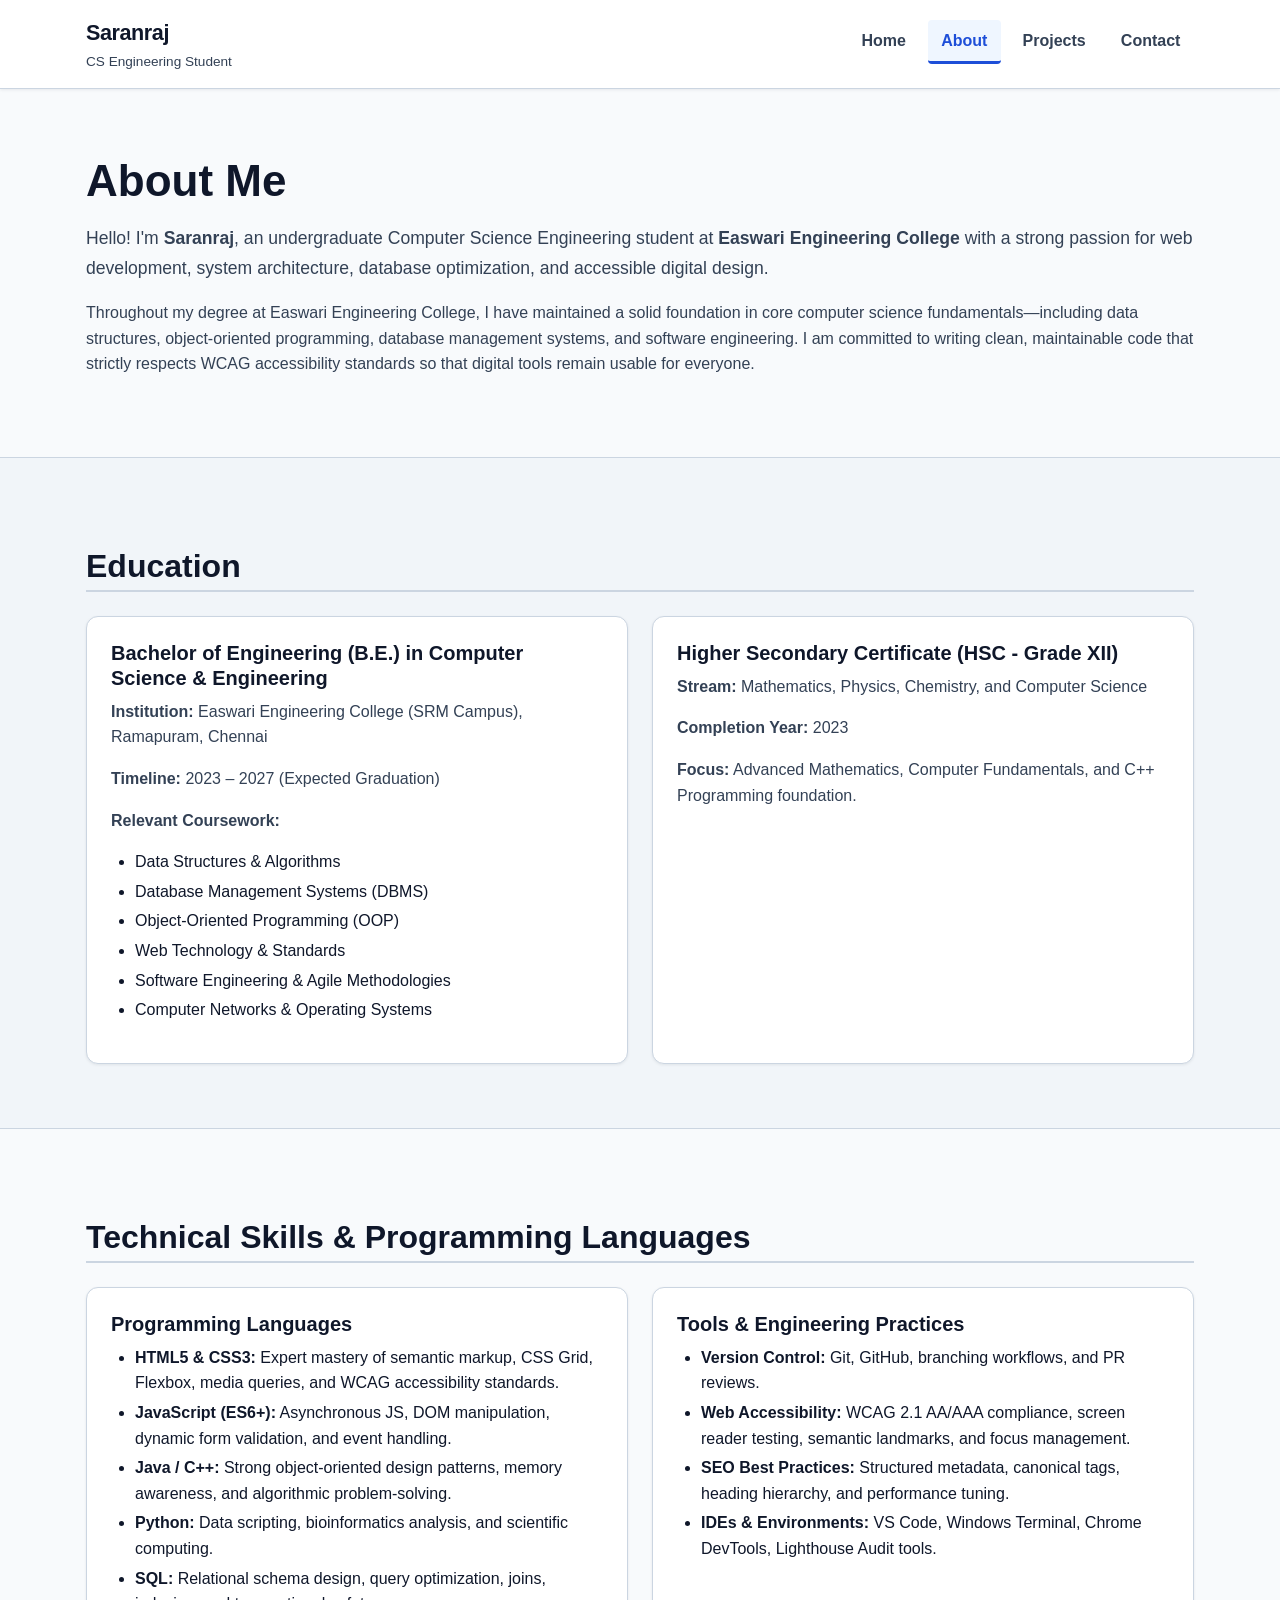
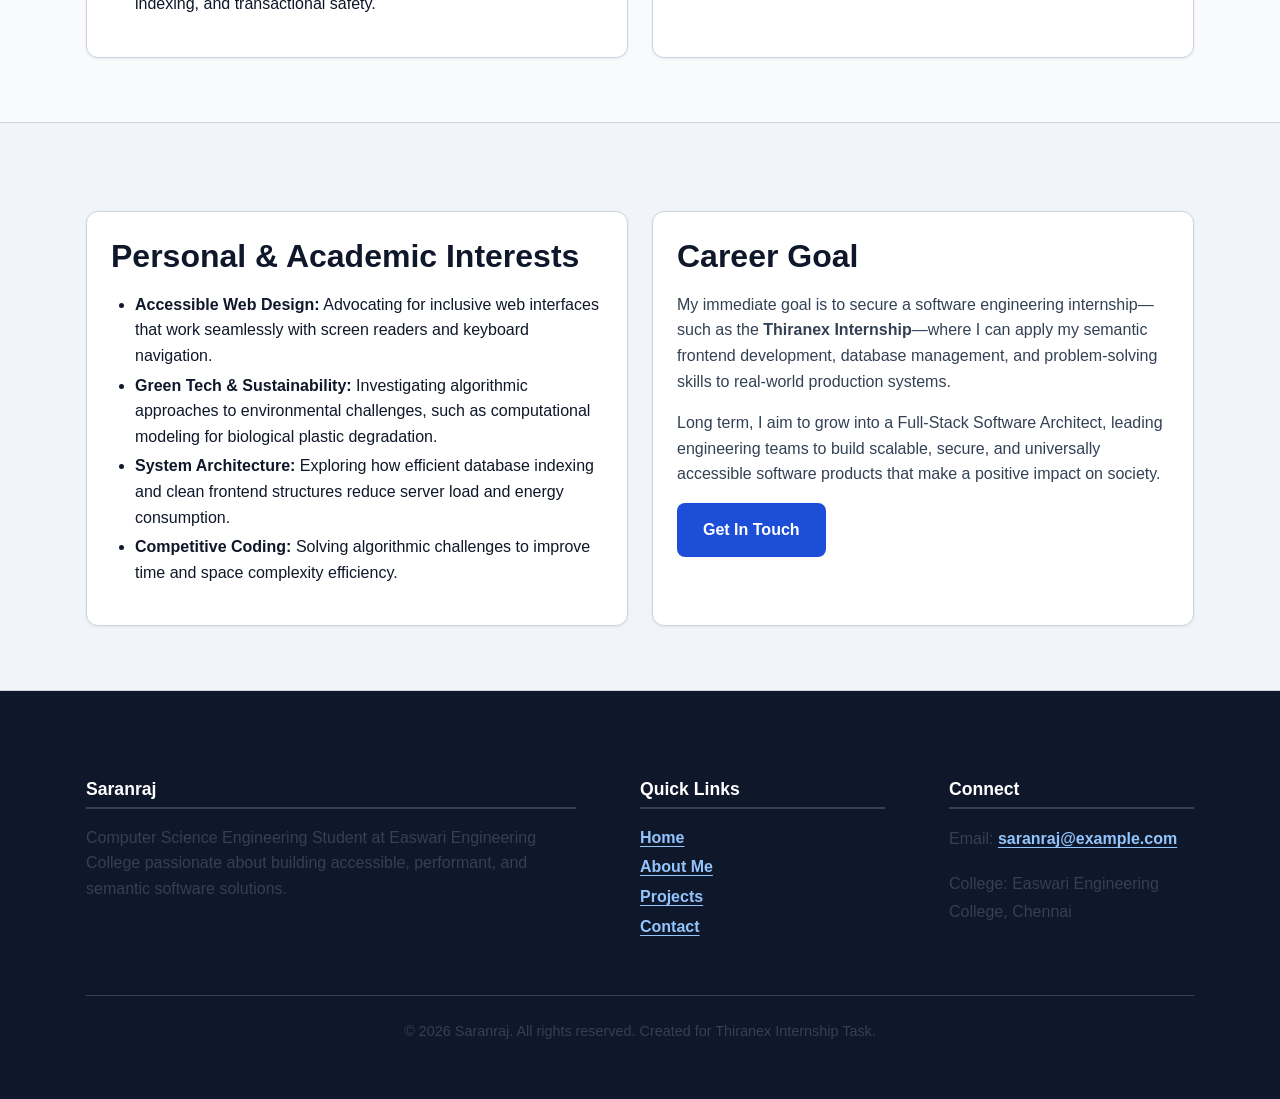
<file: about.html>
<!DOCTYPE html>
<html lang="en">
<head>
  <meta charset="UTF-8">
  <meta name="viewport" content="width=device-width, initial-scale=1.0">
  <!-- Primary Meta Tags -->
  <title>Saranraj | About Me - Computer Science Engineering Portfolio</title>
  <meta name="title" content="Saranraj | About Me - Computer Science Engineering Portfolio">
  <meta name="description" content="Learn more about Saranraj, a Computer Science Engineering student at Easwari Engineering College. Explore background, education details, technical skills, programming languages, interests, and career goals.">
  <meta name="author" content="Saranraj">
  <meta name="robots" content="index, follow">
  <link rel="canonical" href="https://saranraj-portfolio.example.com/about.html">

  <!-- Open Graph / Facebook Metadata -->
  <meta property="og:type" content="website">
  <meta property="og:url" content="https://saranraj-portfolio.example.com/about.html">
  <meta property="og:title" content="Saranraj | About Me - Computer Science Engineering Portfolio">
  <meta property="og:description" content="Read about Saranraj's academic journey at Easwari Engineering College, engineering skills, programming languages, and career goals.">
  <meta property="og:image" content="images/saran_profile.png">

  <!-- Twitter Metadata -->
  <meta property="twitter:card" content="summary_large_image">
  <meta property="twitter:url" content="https://saranraj-portfolio.example.com/about.html">
  <meta property="twitter:title" content="Saranraj | About Me - Computer Science Engineering Portfolio">
  <meta property="twitter:description" content="Read about Saranraj's academic journey at Easwari Engineering College, engineering skills, programming languages, and career goals.">
  <meta property="twitter:image" content="images/saran_profile.png">

  <!-- Stylesheet -->
  <link rel="stylesheet" href="style.css">
</head>
<body>

  <!-- Accessible Skip Link -->
  <a href="#main-content" class="skip-link">Skip to main content</a>

  <!-- Header Navigation -->
  <header class="site-header">
    <div class="container">
      <a href="index.html" class="brand" aria-label="Saranraj Portfolio Home Page">
        <div>
          <span class="brand-title">Saranraj</span>
          <span class="brand-subtitle">CS Engineering Student</span>
        </div>
      </a>

      <!-- Mobile Navigation Toggle Button -->
      <button class="nav-toggle" aria-expanded="false" aria-controls="main-nav" aria-label="Toggle main navigation menu">
        <span class="nav-toggle-text">Open Menu</span>
      </button>

      <!-- Navigation Bar -->
      <nav id="main-nav" class="main-nav" aria-label="Main navigation">
        <ul>
          <li><a href="index.html" class="nav-link">Home</a></li>
          <li><a href="about.html" class="nav-link" aria-current="page">About</a></li>
          <li><a href="projects.html" class="nav-link">Projects</a></li>
          <li><a href="contact.html" class="nav-link">Contact</a></li>
        </ul>
      </nav>
    </div>
  </header>

  <!-- Main Content -->
  <main id="main-content" tabindex="-1">

    <!-- Page Title & Background Section -->
    <section class="section" aria-labelledby="about-heading">
      <div class="container">
        <h1 id="about-heading">About Me</h1>
        <p class="hero-bio">
          Hello! I'm <strong>Saranraj</strong>, an undergraduate Computer Science Engineering student at <strong>Easwari Engineering College</strong> with a strong passion for web development, system architecture, database optimization, and accessible digital design.
        </p>
        <p>
          Throughout my degree at Easwari Engineering College, I have maintained a solid foundation in core computer science fundamentals—including data structures, object-oriented programming, database management systems, and software engineering. I am committed to writing clean, maintainable code that strictly respects WCAG accessibility standards so that digital tools remain usable for everyone.
        </p>
      </div>
    </section>

    <!-- Education Section -->
    <section class="section section-alt" aria-labelledby="education-heading">
      <div class="container">
        <h2 id="education-heading">Education</h2>

        <div class="card-grid">
          <article class="card">
            <div class="card-body">
              <h3 class="card-title">Bachelor of Engineering (B.E.) in Computer Science &amp; Engineering</h3>
              <p><strong>Institution:</strong> Easwari Engineering College (SRM Campus), Ramapuram, Chennai</p>
              <p><strong>Timeline:</strong> 2023 – 2027 (Expected Graduation)</p>
              <p><strong>Relevant Coursework:</strong></p>
              <ul>
                <li>Data Structures &amp; Algorithms</li>
                <li>Database Management Systems (DBMS)</li>
                <li>Object-Oriented Programming (OOP)</li>
                <li>Web Technology &amp; Standards</li>
                <li>Software Engineering &amp; Agile Methodologies</li>
                <li>Computer Networks &amp; Operating Systems</li>
              </ul>
            </div>
          </article>

          <article class="card">
            <div class="card-body">
              <h3 class="card-title">Higher Secondary Certificate (HSC - Grade XII)</h3>
              <p><strong>Stream:</strong> Mathematics, Physics, Chemistry, and Computer Science</p>
              <p><strong>Completion Year:</strong> 2023</p>
              <p><strong>Focus:</strong> Advanced Mathematics, Computer Fundamentals, and C++ Programming foundation.</p>
            </div>
          </article>
        </div>
      </div>
    </section>

    <!-- Technical Skills & Languages Section -->
    <section class="section" aria-labelledby="skills-heading">
      <div class="container">
        <h2 id="skills-heading">Technical Skills &amp; Programming Languages</h2>

        <div class="card-grid">
          
          <!-- Programming Languages Card -->
          <article class="card">
            <div class="card-body">
              <h3 class="card-title">Programming Languages</h3>
              <ul>
                <li><strong>HTML5 &amp; CSS3:</strong> Expert mastery of semantic markup, CSS Grid, Flexbox, media queries, and WCAG accessibility standards.</li>
                <li><strong>JavaScript (ES6+):</strong> Asynchronous JS, DOM manipulation, dynamic form validation, and event handling.</li>
                <li><strong>Java / C++:</strong> Strong object-oriented design patterns, memory awareness, and algorithmic problem-solving.</li>
                <li><strong>Python:</strong> Data scripting, bioinformatics analysis, and scientific computing.</li>
                <li><strong>SQL:</strong> Relational schema design, query optimization, joins, indexing, and transactional safety.</li>
              </ul>
            </div>
          </article>

          <!-- Development Tools & Practices Card -->
          <article class="card">
            <div class="card-body">
              <h3 class="card-title">Tools &amp; Engineering Practices</h3>
              <ul>
                <li><strong>Version Control:</strong> Git, GitHub, branching workflows, and PR reviews.</li>
                <li><strong>Web Accessibility:</strong> WCAG 2.1 AA/AAA compliance, screen reader testing, semantic landmarks, and focus management.</li>
                <li><strong>SEO Best Practices:</strong> Structured metadata, canonical tags, heading hierarchy, and performance tuning.</li>
                <li><strong>IDEs &amp; Environments:</strong> VS Code, Windows Terminal, Chrome DevTools, Lighthouse Audit tools.</li>
              </ul>
            </div>
          </article>

        </div>
      </div>
    </section>

    <!-- Interests & Career Goal Section -->
    <section class="section section-alt" aria-labelledby="goals-heading">
      <div class="container">
        <div class="card-grid">

          <!-- Academic Interests Card -->
          <article class="card">
            <div class="card-body">
              <h2 id="interests-heading" style="border: none; padding: 0; margin-top: 0;">Personal &amp; Academic Interests</h2>
              <ul>
                <li><strong>Accessible Web Design:</strong> Advocating for inclusive web interfaces that work seamlessly with screen readers and keyboard navigation.</li>
                <li><strong>Green Tech &amp; Sustainability:</strong> Investigating algorithmic approaches to environmental challenges, such as computational modeling for biological plastic degradation.</li>
                <li><strong>System Architecture:</strong> Exploring how efficient database indexing and clean frontend structures reduce server load and energy consumption.</li>
                <li><strong>Competitive Coding:</strong> Solving algorithmic challenges to improve time and space complexity efficiency.</li>
              </ul>
            </div>
          </article>

          <!-- Career Goal Card -->
          <article class="card">
            <div class="card-body">
              <h2 id="career-heading" style="border: none; padding: 0; margin-top: 0;">Career Goal</h2>
              <p>
                My immediate goal is to secure a software engineering internship—such as the <strong>Thiranex Internship</strong>—where I can apply my semantic frontend development, database management, and problem-solving skills to real-world production systems.
              </p>
              <p>
                Long term, I aim to grow into a Full-Stack Software Architect, leading engineering teams to build scalable, secure, and universally accessible software products that make a positive impact on society.
              </p>
              <div>
                <a href="contact.html" class="btn btn-primary">Get In Touch</a>
              </div>
            </div>
          </article>

        </div>
      </div>
    </section>

  </main>

  <!-- Footer -->
  <footer class="site-footer">
    <div class="container">
      <div class="footer-grid">
        <div>
          <h2 class="footer-heading">Saranraj</h2>
          <p>Computer Science Engineering Student at Easwari Engineering College passionate about building accessible, performant, and semantic software solutions.</p>
        </div>

        <nav class="footer-nav" aria-label="Footer navigation">
          <h2 class="footer-heading">Quick Links</h2>
          <ul>
            <li><a href="index.html">Home</a></li>
            <li><a href="about.html">About Me</a></li>
            <li><a href="projects.html">Projects</a></li>
            <li><a href="contact.html">Contact</a></li>
          </ul>
        </nav>

        <div>
          <h2 class="footer-heading">Connect</h2>
          <address style="font-style: normal; line-height: 1.8;">
            <p>Email: <a href="mailto:saranraj@example.com">saranraj@example.com</a></p>
            <p>College: Easwari Engineering College, Chennai</p>
          </address>
        </div>
      </div>

      <div class="footer-bottom">
        <p>&copy; 2026 Saranraj. All rights reserved. Created for Thiranex Internship Task.</p>
      </div>
    </div>
  </footer>

  <!-- Script -->
  <script src="script.js"></script>
</body>
</html>
</file>
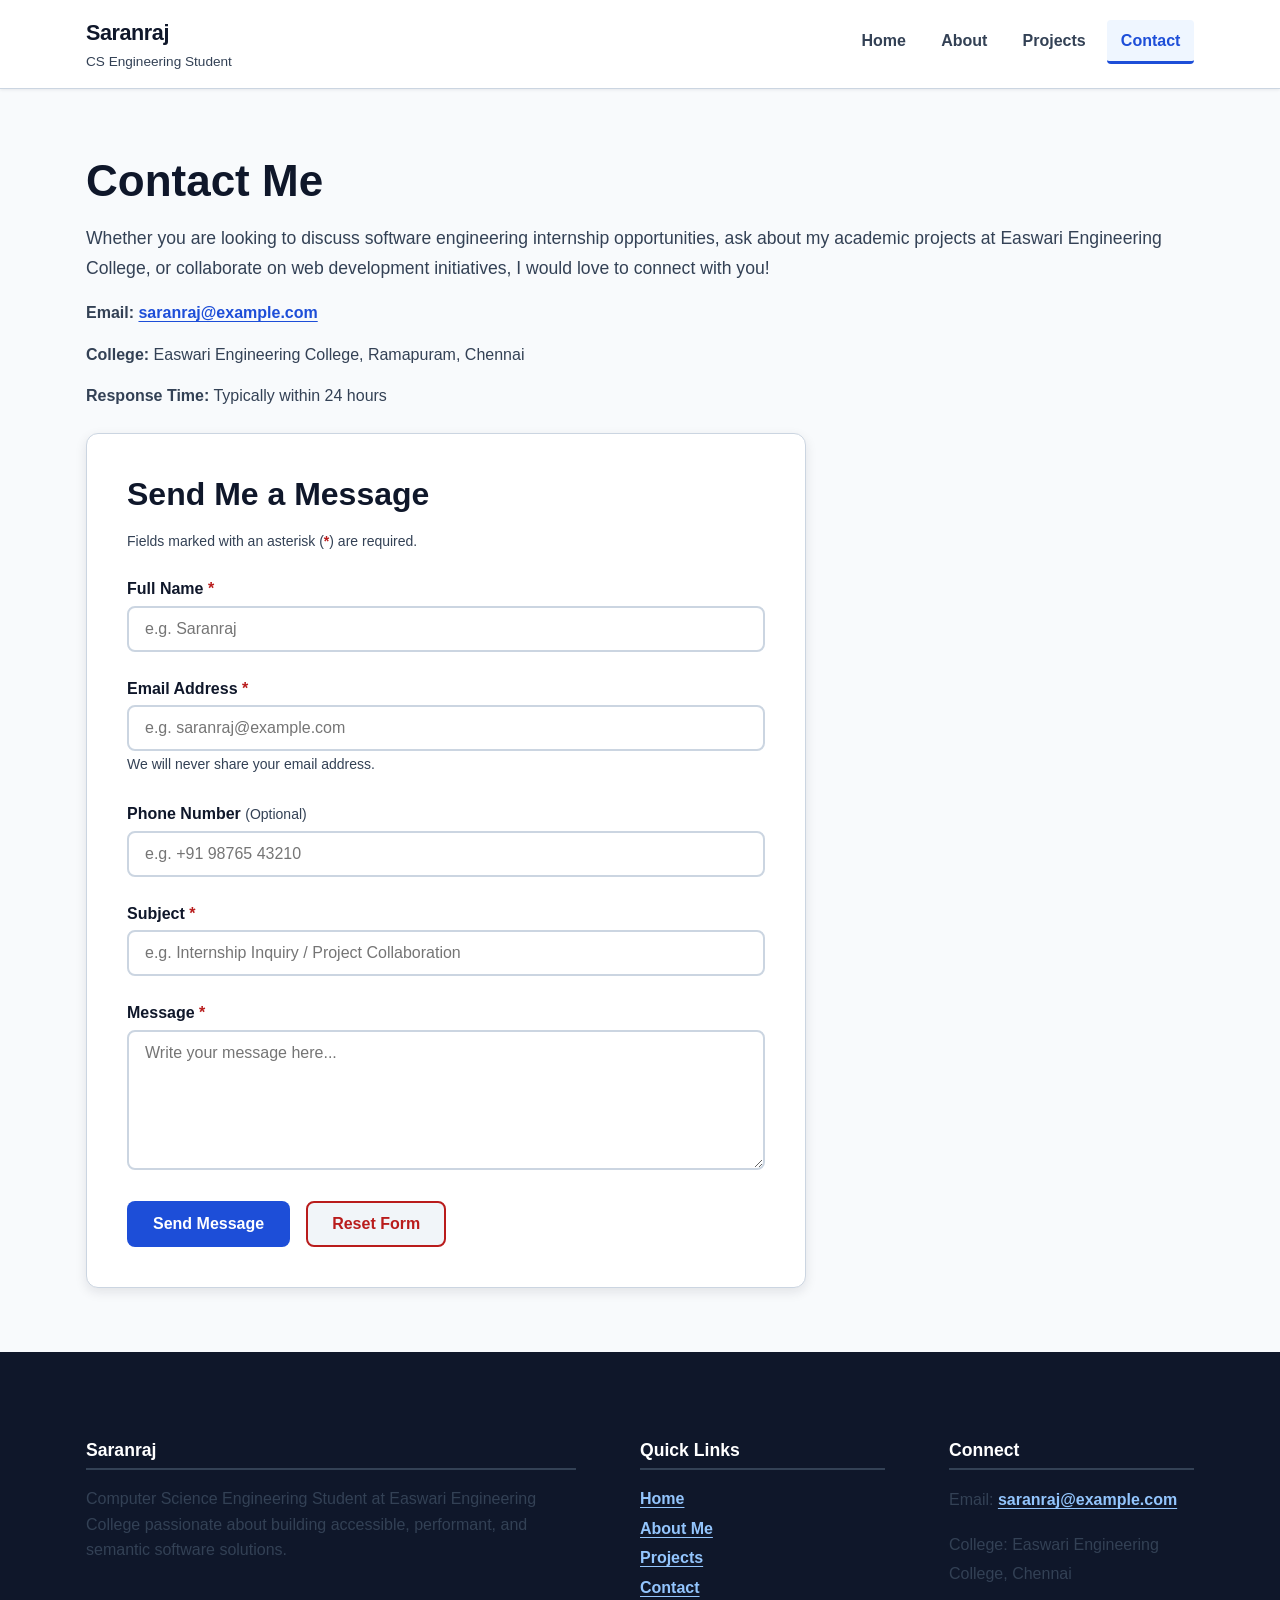
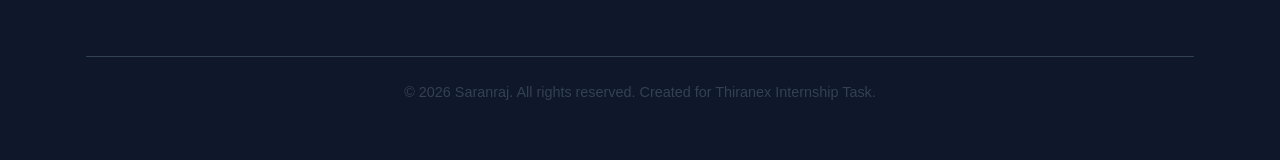
<file: contact.html>
<!DOCTYPE html>
<html lang="en">
<head>
  <meta charset="UTF-8">
  <meta name="viewport" content="width=device-width, initial-scale=1.0">
  <!-- Primary Meta Tags -->
  <title>Saranraj | Contact Me - Computer Science Engineering Portfolio</title>
  <meta name="title" content="Saranraj | Contact Me - Computer Science Engineering Portfolio">
  <meta name="description" content="Get in touch with Saranraj, Computer Science Engineering student at Easwari Engineering College. Send a message for internship opportunities, project collaborations, or technical inquiries.">
  <meta name="author" content="Saranraj">
  <meta name="robots" content="index, follow">
  <link rel="canonical" href="https://saranraj-portfolio.example.com/contact.html">

  <!-- Open Graph / Facebook Metadata -->
  <meta property="og:type" content="website">
  <meta property="og:url" content="https://saranraj-portfolio.example.com/contact.html">
  <meta property="og:title" content="Saranraj | Contact Me - Computer Science Engineering Portfolio">
  <meta property="og:description" content="Reach out to Saranraj for software development projects, internship roles, or technical discussions.">
  <meta property="og:image" content="images/saran_profile.png">

  <!-- Twitter Metadata -->
  <meta property="twitter:card" content="summary_large_image">
  <meta property="twitter:url" content="https://saranraj-portfolio.example.com/contact.html">
  <meta property="twitter:title" content="Saranraj | Contact Me - Computer Science Engineering Portfolio">
  <meta property="twitter:description" content="Reach out to Saranraj for software development projects, internship roles, or technical discussions.">
  <meta property="twitter:image" content="images/saran_profile.png">

  <!-- Stylesheet -->
  <link rel="stylesheet" href="style.css">
</head>
<body>

  <!-- Accessible Skip Link -->
  <a href="#main-content" class="skip-link">Skip to main content</a>

  <!-- Header Navigation -->
  <header class="site-header">
    <div class="container">
      <a href="index.html" class="brand" aria-label="Saranraj Portfolio Home Page">
        <div>
          <span class="brand-title">Saranraj</span>
          <span class="brand-subtitle">CS Engineering Student</span>
        </div>
      </a>

      <!-- Mobile Navigation Toggle Button -->
      <button class="nav-toggle" aria-expanded="false" aria-controls="main-nav" aria-label="Toggle main navigation menu">
        <span class="nav-toggle-text">Open Menu</span>
      </button>

      <!-- Navigation Menu -->
      <nav id="main-nav" class="main-nav" aria-label="Main navigation">
        <ul>
          <li><a href="index.html" class="nav-link">Home</a></li>
          <li><a href="about.html" class="nav-link">About</a></li>
          <li><a href="projects.html" class="nav-link">Projects</a></li>
          <li><a href="contact.html" class="nav-link" aria-current="page">Contact</a></li>
        </ul>
      </nav>
    </div>
  </header>

  <!-- Main Content -->
  <main id="main-content" tabindex="-1">

    <section class="section" aria-labelledby="contact-heading">
      <div class="container">
        <h1 id="contact-heading">Contact Me</h1>
        <p class="hero-bio">
          Whether you are looking to discuss software engineering internship opportunities, ask about my academic projects at Easwari Engineering College, or collaborate on web development initiatives, I would love to connect with you!
        </p>

        <!-- Direct Contact Details -->
        <address style="font-style: normal; margin-top: var(--space-md); margin-bottom: var(--space-lg);">
          <p><strong>Email:</strong> <a href="mailto:saranraj@example.com">saranraj@example.com</a></p>
          <p><strong>College:</strong> Easwari Engineering College, Ramapuram, Chennai</p>
          <p><strong>Response Time:</strong> Typically within 24 hours</p>
        </address>

        <!-- Form Container -->
        <div class="form-container">
          <h2 id="form-title" style="margin-top: 0; border: none; padding-bottom: 0;">Send Me a Message</h2>
          <p class="form-hint" style="margin-bottom: var(--space-lg);">
            Fields marked with an asterisk (<span class="required-star" aria-hidden="true">*</span>) are required.
          </p>

          <!-- Accessible Dynamic Screen Reader Alert Area -->
          <div id="form-alert-container" class="sr-only" aria-live="polite"></div>

          <!-- Contact Form -->
          <form id="contact-form" action="#" method="POST" novalidate aria-labelledby="form-title">

            <!-- Full Name Field -->
            <div class="form-group">
              <label for="fullname">
                Full Name <span class="required-star" aria-hidden="true">*</span>
              </label>
              <input 
                type="text" 
                id="fullname" 
                name="fullname" 
                required 
                autocomplete="name"
                aria-required="true"
                aria-describedby="fullname-error"
                placeholder="e.g. Saranraj"
              >
              <span id="fullname-error" class="error-message" role="status" aria-live="polite"></span>
            </div>

            <!-- Email Address Field -->
            <div class="form-group">
              <label for="email">
                Email Address <span class="required-star" aria-hidden="true">*</span>
              </label>
              <input 
                type="email" 
                id="email" 
                name="email" 
                required 
                autocomplete="email"
                aria-required="true"
                aria-describedby="email-error email-hint"
                placeholder="e.g. saranraj@example.com"
              >
              <span id="email-hint" class="form-hint">We will never share your email address.</span>
              <span id="email-error" class="error-message" role="status" aria-live="polite"></span>
            </div>

            <!-- Phone Number Field (Optional) -->
            <div class="form-group">
              <label for="phone">
                Phone Number <span class="form-hint" style="font-weight: normal;">(Optional)</span>
              </label>
              <input 
                type="tel" 
                id="phone" 
                name="phone" 
                autocomplete="tel"
                aria-describedby="phone-error"
                placeholder="e.g. +91 98765 43210"
              >
              <span id="phone-error" class="error-message" role="status" aria-live="polite"></span>
            </div>

            <!-- Subject Field -->
            <div class="form-group">
              <label for="subject">
                Subject <span class="required-star" aria-hidden="true">*</span>
              </label>
              <input 
                type="text" 
                id="subject" 
                name="subject" 
                required 
                aria-required="true"
                aria-describedby="subject-error"
                placeholder="e.g. Internship Inquiry / Project Collaboration"
              >
              <span id="subject-error" class="error-message" role="status" aria-live="polite"></span>
            </div>

            <!-- Message Field -->
            <div class="form-group">
              <label for="message">
                Message <span class="required-star" aria-hidden="true">*</span>
              </label>
              <textarea 
                id="message" 
                name="message" 
                required 
                aria-required="true"
                aria-describedby="message-error"
                placeholder="Write your message here..."
              ></textarea>
              <span id="message-error" class="error-message" role="status" aria-live="polite"></span>
            </div>

            <!-- Form Action Buttons -->
            <div class="btn-group">
              <button type="submit" class="btn btn-primary">Send Message</button>
              <button type="reset" class="btn btn-danger">Reset Form</button>
            </div>

          </form>
        </div>

      </div>
    </section>

  </main>

  <!-- Footer -->
  <footer class="site-footer">
    <div class="container">
      <div class="footer-grid">
        <div>
          <h2 class="footer-heading">Saranraj</h2>
          <p>Computer Science Engineering Student at Easwari Engineering College passionate about building accessible, performant, and semantic software solutions.</p>
        </div>

        <nav class="footer-nav" aria-label="Footer navigation">
          <h2 class="footer-heading">Quick Links</h2>
          <ul>
            <li><a href="index.html">Home</a></li>
            <li><a href="about.html">About Me</a></li>
            <li><a href="projects.html">Projects</a></li>
            <li><a href="contact.html">Contact</a></li>
          </ul>
        </nav>

        <div>
          <h2 class="footer-heading">Connect</h2>
          <address style="font-style: normal; line-height: 1.8;">
            <p>Email: <a href="mailto:saranraj@example.com">saranraj@example.com</a></p>
            <p>College: Easwari Engineering College, Chennai</p>
          </address>
        </div>
      </div>

      <div class="footer-bottom">
        <p>&copy; 2026 Saranraj. All rights reserved. Created for Thiranex Internship Task.</p>
      </div>
    </div>
  </footer>

  <!-- Script -->
  <script src="script.js"></script>
</body>
</html>
</file>
<file: style.css>
/* ==========================================================================
   Thiranex Internship Task - Personal Portfolio Design System & Stylesheet
   Author: Saran (Computer Science Engineering Student)
   Accessibility standard: WCAG 2.1 Level AA / AAA Compliant
   ========================================================================== */

/* --------------------------------------------------------------------------
   1. CSS Custom Properties (Theme Tokens)
   Strictly calculated for high color contrast (ratio >= 7:1 for high accessibility)
   -------------------------------------------------------------------------- */
:root {
  /* Color Palette - High Contrast Dark Slate & Vibrant Royal Blue */
  --color-primary: #0f172a;        /* Deep Slate Navy (Text & Dark Accents) */
  --color-primary-light: #1e293b;  /* Medium Slate */
  --color-accent: #1d4ed8;         /* Accessible Royal Blue (Contrast > 7:1 against white) */
  --color-accent-hover: #1e40af;   /* Darker Blue for hover states */
  --color-accent-subtle: #eff6ff;  /* Light tint background */
  
  --color-bg: #f8fafc;             /* Page Background */
  --color-surface: #ffffff;        /* Card & Container Background */
  --color-surface-alt: #f1f5f9;    /* Secondary Section Background */
  
  --color-text: #0f172a;           /* Primary Body Text (Contrast 16.3:1) */
  --color-text-muted: #334155;     /* Muted Text (Contrast 10.1:1) */
  --color-border: #cbd5e1;         /* Input & Divider Borders */
  --color-focus: #1d4ed8;          /* High contrast focus ring */
  
  /* Validation Colors (Accessible) */
  --color-error: #b91c1c;          /* High contrast Red (7.2:1) */
  --color-error-bg: #fef2f2;
  --color-success: #15803d;        /* High contrast Green (7.1:1) */
  --color-success-bg: #f0fdf4;

  /* Typography */
  --font-main: -apple-system, BlinkMacSystemFont, "Segoe UI", Roboto, Helvetica, Arial, sans-serif, "Apple Color Emoji", "Segoe UI Emoji";
  --font-mono: SFMono-Regular, Consolas, "Liberation Mono", Menlo, Courier, monospace;

  /* Spacing Scale */
  --space-xs: 0.25rem;
  --space-sm: 0.5rem;
  --space-md: 1rem;
  --space-lg: 1.5rem;
  --space-xl: 2.5rem;
  --space-2xl: 4rem;

  /* Border Radius & Shadows */
  --radius-sm: 4px;
  --radius-md: 8px;
  --radius-lg: 12px;
  --shadow-sm: 0 1px 3px rgba(15, 23, 42, 0.08);
  --shadow-md: 0 4px 12px rgba(15, 23, 42, 0.1);
  --shadow-lg: 0 8px 24px rgba(15, 23, 42, 0.12);
}

/* --------------------------------------------------------------------------
   2. Base Reset & Typography Standards
   -------------------------------------------------------------------------- */
*,
*::before,
*::after {
  box-sizing: border-box;
  margin: 0;
  padding: 0;
}

html {
  font-family: var(--font-main);
  font-size: 100%; /* Default 16px, respects browser zoom settings */
  line-height: 1.6;
  color: var(--color-text);
  background-color: var(--color-bg);
  scroll-behavior: smooth;
}

body {
  min-height: 100vh;
  display: flex;
  flex-direction: column;
}

/* Clear visual focus indicator for keyboard navigation (WCAG 2.4.7) */
:focus-visible {
  outline: 3px solid var(--color-focus);
  outline-offset: 3px;
  border-radius: var(--radius-sm);
}

/* Disable default outline only when focus-visible is supported */
:focus:not(:focus-visible) {
  outline: none;
}

/* --------------------------------------------------------------------------
   3. Accessibility Features (Skip Link & Motion Settings)
   -------------------------------------------------------------------------- */
.skip-link {
  position: absolute;
  top: -9999px;
  left: -9999px;
  background-color: var(--color-primary);
  color: #ffffff;
  padding: var(--space-md) var(--space-lg);
  font-weight: 700;
  font-size: 1rem;
  text-decoration: underline;
  border-radius: var(--radius-md);
  box-shadow: var(--shadow-lg);
  z-index: 9999;
}

.skip-link:focus {
  top: 1rem;
  left: 1rem;
}

/* Respect user preference for reduced motion (WCAG 2.3.3) */
@media (prefers-reduced-motion: reduce) {
  *,
  *::before,
  *::after {
    animation-duration: 0.01ms !important;
    animation-iteration-count: 1 !important;
    transition-duration: 0.01ms !important;
    scroll-behavior: auto !important;
  }
}

/* Screen reader only utility class */
.sr-only {
  position: absolute;
  width: 1px;
  height: 1px;
  padding: 0;
  margin: -1px;
  overflow: hidden;
  clip: rect(0, 0, 0, 0);
  white-space: nowrap;
  border: 0;
}

/* --------------------------------------------------------------------------
   4. Layout Containers & Structure
   -------------------------------------------------------------------------- */
.container {
  width: 100%;
  max-width: 1140px;
  margin-left: auto;
  margin-right: auto;
  padding-left: var(--space-md);
  padding-right: var(--space-md);
}

main {
  flex: 1 0 auto;
}

/* Heading Hierarchy Standard (WCAG 1.3.1) */
h1, h2, h3, h4 {
  color: var(--color-primary);
  font-weight: 700;
  line-height: 1.25;
  margin-bottom: var(--space-md);
}

h1 {
  font-size: clamp(2rem, 4vw, 2.75rem);
}

h2 {
  font-size: clamp(1.5rem, 3vw, 2rem);
  border-bottom: 2px solid var(--color-border);
  padding-bottom: var(--space-xs);
  margin-top: var(--space-lg);
}

h3 {
  font-size: 1.25rem;
}

p {
  margin-bottom: var(--space-md);
  color: var(--color-text-muted);
}

ul, ol {
  margin-bottom: var(--space-md);
  padding-left: var(--space-lg);
}

li {
  margin-bottom: var(--space-xs);
}

/* Links */
a {
  color: var(--color-accent);
  text-decoration: underline;
  text-underline-offset: 3px;
  font-weight: 600;
}

a:hover {
  color: var(--color-accent-hover);
}

/* Buttons */
.btn {
  display: inline-flex;
  align-items: center;
  justify-content: center;
  padding: 0.75rem 1.5rem;
  font-size: 1rem;
  font-weight: 700;
  text-decoration: none;
  border-radius: var(--radius-md);
  border: 2px solid transparent;
  cursor: pointer;
  transition: background-color 0.2s ease, color 0.2s ease, border-color 0.2s ease;
}

.btn-primary {
  background-color: var(--color-accent);
  color: #ffffff;
}

.btn-primary:hover {
  background-color: var(--color-accent-hover);
  color: #ffffff;
}

.btn-secondary {
  background-color: transparent;
  color: var(--color-primary);
  border-color: var(--color-primary);
}

.btn-secondary:hover {
  background-color: var(--color-primary);
  color: #ffffff;
}

.btn-danger {
  background-color: var(--color-surface-alt);
  color: var(--color-error);
  border-color: var(--color-error);
}

.btn-danger:hover {
  background-color: var(--color-error);
  color: #ffffff;
}

.btn-group {
  display: flex;
  gap: var(--space-md);
  flex-wrap: wrap;
  margin-top: var(--space-lg);
}

/* --------------------------------------------------------------------------
   5. Header & Main Navigation
   -------------------------------------------------------------------------- */
.site-header {
  background-color: var(--color-surface);
  border-bottom: 1px solid var(--color-border);
  box-shadow: var(--shadow-sm);
  position: sticky;
  top: 0;
  z-index: 100;
}

.site-header .container {
  display: flex;
  align-items: center;
  justify-content: space-between;
  padding-top: var(--space-md);
  padding-bottom: var(--space-md);
}

.brand {
  display: flex;
  align-items: center;
  gap: var(--space-sm);
  text-decoration: none;
  color: var(--color-primary);
}

.brand-title {
  font-size: 1.35rem;
  font-weight: 800;
  letter-spacing: -0.02em;
}

.brand-subtitle {
  font-size: 0.85rem;
  color: var(--color-text-muted);
  font-weight: 500;
  display: block;
}

.main-nav ul {
  display: flex;
  list-style: none;
  margin: 0;
  padding: 0;
  gap: var(--space-sm);
}

.nav-link {
  display: inline-block;
  padding: 0.5rem 0.85rem;
  color: var(--color-text-muted);
  text-decoration: none;
  font-weight: 600;
  border-radius: var(--radius-sm);
  transition: color 0.15s ease, background-color 0.15s ease;
}

.nav-link:hover {
  color: var(--color-primary);
  background-color: var(--color-surface-alt);
}

/* Accessible current page marker (WCAG 2.4.8) */
.nav-link[aria-current="page"] {
  color: var(--color-accent);
  background-color: var(--color-accent-subtle);
  border-bottom: 3px solid var(--color-accent);
  font-weight: 700;
}

/* Mobile Nav Toggle Button */
.nav-toggle {
  display: none;
  background: transparent;
  border: 2px solid var(--color-border);
  padding: 0.5rem 0.75rem;
  border-radius: var(--radius-md);
  cursor: pointer;
  color: var(--color-primary);
  font-weight: 700;
}

@media (max-width: 768px) {
  .nav-toggle {
    display: inline-flex;
    align-items: center;
    gap: 0.5rem;
  }

  .main-nav {
    display: none;
    width: 100%;
    position: absolute;
    top: 100%;
    left: 0;
    background-color: var(--color-surface);
    border-bottom: 2px solid var(--color-border);
    box-shadow: var(--shadow-md);
    padding: var(--space-md);
  }

  .main-nav.is-expanded {
    display: block;
  }

  .main-nav ul {
    flex-direction: column;
    gap: var(--space-xs);
  }

  .nav-link {
    width: 100%;
    padding: 0.75rem var(--space-md);
  }
}

/* --------------------------------------------------------------------------
   6. Hero Section (Home Page)
   -------------------------------------------------------------------------- */
.hero-section {
  padding-top: var(--space-2xl);
  padding-bottom: var(--space-2xl);
  background: linear-gradient(135deg, #ffffff 0%, var(--color-bg) 100%);
  border-bottom: 1px solid var(--color-border);
}

.hero-grid {
  display: grid;
  grid-template-columns: 1fr 340px;
  gap: var(--space-2xl);
  align-items: center;
}

.hero-badge {
  display: inline-block;
  background-color: var(--color-accent-subtle);
  color: var(--color-accent);
  padding: 0.35rem 0.85rem;
  border-radius: 999px;
  font-size: 0.9rem;
  font-weight: 700;
  margin-bottom: var(--space-md);
  border: 1px solid rgba(29, 78, 216, 0.2);
}

.hero-title {
  margin-bottom: var(--space-sm);
}

.hero-subtitle {
  font-size: 1.25rem;
  font-weight: 600;
  color: var(--color-primary-light);
  margin-bottom: var(--space-md);
}

.hero-bio {
  font-size: 1.1rem;
  line-height: 1.7;
}

.profile-card {
  text-align: center;
  background-color: var(--color-surface);
  border: 1px solid var(--color-border);
  border-radius: var(--radius-lg);
  padding: var(--space-lg);
  box-shadow: var(--shadow-md);
}

.profile-img {
  width: 100%;
  max-width: 260px;
  height: auto;
  border-radius: var(--radius-md);
  object-fit: contain;
  border: 3px solid var(--color-accent);
  margin-bottom: var(--space-md);
  box-shadow: var(--shadow-sm);
  background-color: #ffffff;
}

.profile-caption {
  font-size: 0.9rem;
  font-style: italic;
  color: var(--color-text-muted);
}

@media (max-width: 860px) {
  .hero-grid {
    grid-template-columns: 1fr;
    text-align: center;
  }

  .profile-card {
    order: -1;
    max-width: 320px;
    margin-left: auto;
    margin-right: auto;
  }

  .btn-group {
    justify-content: center;
  }
}

/* --------------------------------------------------------------------------
   7. Page Sections & Cards
   -------------------------------------------------------------------------- */
.section {
  padding-top: var(--space-2xl);
  padding-bottom: var(--space-2xl);
}

.section-alt {
  background-color: var(--color-surface-alt);
  border-top: 1px solid var(--color-border);
  border-bottom: 1px solid var(--color-border);
}

.card-grid {
  display: grid;
  grid-template-columns: repeat(auto-fit, minmax(320px, 1fr));
  gap: var(--space-lg);
  margin-top: var(--space-lg);
}

.card {
  background-color: var(--color-surface);
  border: 1px solid var(--color-border);
  border-radius: var(--radius-lg);
  padding: var(--space-lg);
  box-shadow: var(--shadow-sm);
  display: flex;
  flex-direction: column;
  height: 100%;
}

.card:hover {
  box-shadow: var(--shadow-md);
}

.card-img {
  width: 100%;
  height: 200px;
  object-fit: cover;
  border-radius: var(--radius-md);
  margin-bottom: var(--space-md);
  border: 1px solid var(--color-border);
}

.card-title {
  margin-top: 0;
  margin-bottom: var(--space-sm);
}

.card-body {
  flex: 1 1 auto;
}

.tech-tags {
  display: flex;
  flex-wrap: wrap;
  gap: 0.5rem;
  list-style: none;
  padding: 0;
  margin-top: var(--space-md);
  margin-bottom: var(--space-md);
}

.tag {
  background-color: var(--color-surface-alt);
  color: var(--color-primary);
  font-size: 0.85rem;
  font-weight: 700;
  padding: 0.25rem 0.65rem;
  border-radius: var(--radius-sm);
  border: 1px solid var(--color-border);
}

/* --------------------------------------------------------------------------
   8. Form Styling & Accessible Validation
   -------------------------------------------------------------------------- */
.form-container {
  max-width: 720px;
  background-color: var(--color-surface);
  border: 1px solid var(--color-border);
  border-radius: var(--radius-lg);
  padding: var(--space-xl);
  box-shadow: var(--shadow-md);
  margin-top: var(--space-lg);
}

.form-group {
  margin-bottom: var(--space-lg);
}

label {
  display: block;
  font-weight: 700;
  color: var(--color-primary);
  margin-bottom: var(--space-xs);
}

.required-star {
  color: var(--color-error);
  font-weight: 700;
}

input[type="text"],
input[type="email"],
input[type="tel"],
textarea,
select {
  width: 100%;
  padding: 0.75rem var(--space-md);
  font-size: 1rem;
  font-family: inherit;
  color: var(--color-text);
  background-color: #ffffff;
  border: 2px solid var(--color-border);
  border-radius: var(--radius-md);
  transition: border-color 0.15s ease, box-shadow 0.15s ease;
}

textarea {
  min-height: 140px;
  resize: vertical;
}

input:focus-visible,
textarea:focus-visible {
  border-color: var(--color-accent);
}

/* Accessible Invalid Input Styling */
input[aria-invalid="true"],
textarea[aria-invalid="true"] {
  border-color: var(--color-error);
  background-color: var(--color-error-bg);
}

.error-message {
  display: block;
  color: var(--color-error);
  font-size: 0.875rem;
  font-weight: 700;
  margin-top: 0.35rem;
}

.form-hint {
  font-size: 0.875rem;
  color: var(--color-text-muted);
  margin-top: 0.25rem;
}

.form-alert {
  padding: var(--space-md);
  border-radius: var(--radius-md);
  font-weight: 700;
  margin-bottom: var(--space-lg);
}

.form-alert-success {
  background-color: var(--color-success-bg);
  color: var(--color-success);
  border: 2px solid var(--color-success);
}

.form-alert-error {
  background-color: var(--color-error-bg);
  color: var(--color-error);
  border: 2px solid var(--color-error);
}

/* --------------------------------------------------------------------------
   9. Footer
   -------------------------------------------------------------------------- */
.site-footer {
  background-color: var(--color-primary);
  color: #ffffff;
  padding-top: var(--space-2xl);
  padding-bottom: var(--space-xl);
  margin-top: auto;
}

.site-footer a {
  color: #93c5fd; /* High contrast sky blue (WCAG AA on dark slate) */
}

.site-footer a:hover {
  color: #ffffff;
}

.footer-grid {
  display: grid;
  grid-template-columns: 2fr 1fr 1fr;
  gap: var(--space-2xl);
  margin-bottom: var(--space-xl);
}

.footer-heading {
  color: #ffffff;
  font-size: 1.1rem;
  margin-bottom: var(--space-md);
  border-bottom: 2px solid #334155;
  padding-bottom: 0.35rem;
}

.footer-nav ul {
  list-style: none;
  padding: 0;
}

.footer-nav li {
  margin-bottom: var(--space-xs);
}

.footer-bottom {
  border-top: 1px solid #334155;
  padding-top: var(--space-lg);
  text-align: center;
  font-size: 0.9rem;
  color: #cbd5e1;
}

@media (max-width: 768px) {
  .footer-grid {
    grid-template-columns: 1fr;
    gap: var(--space-lg);
  }
}
</file>
